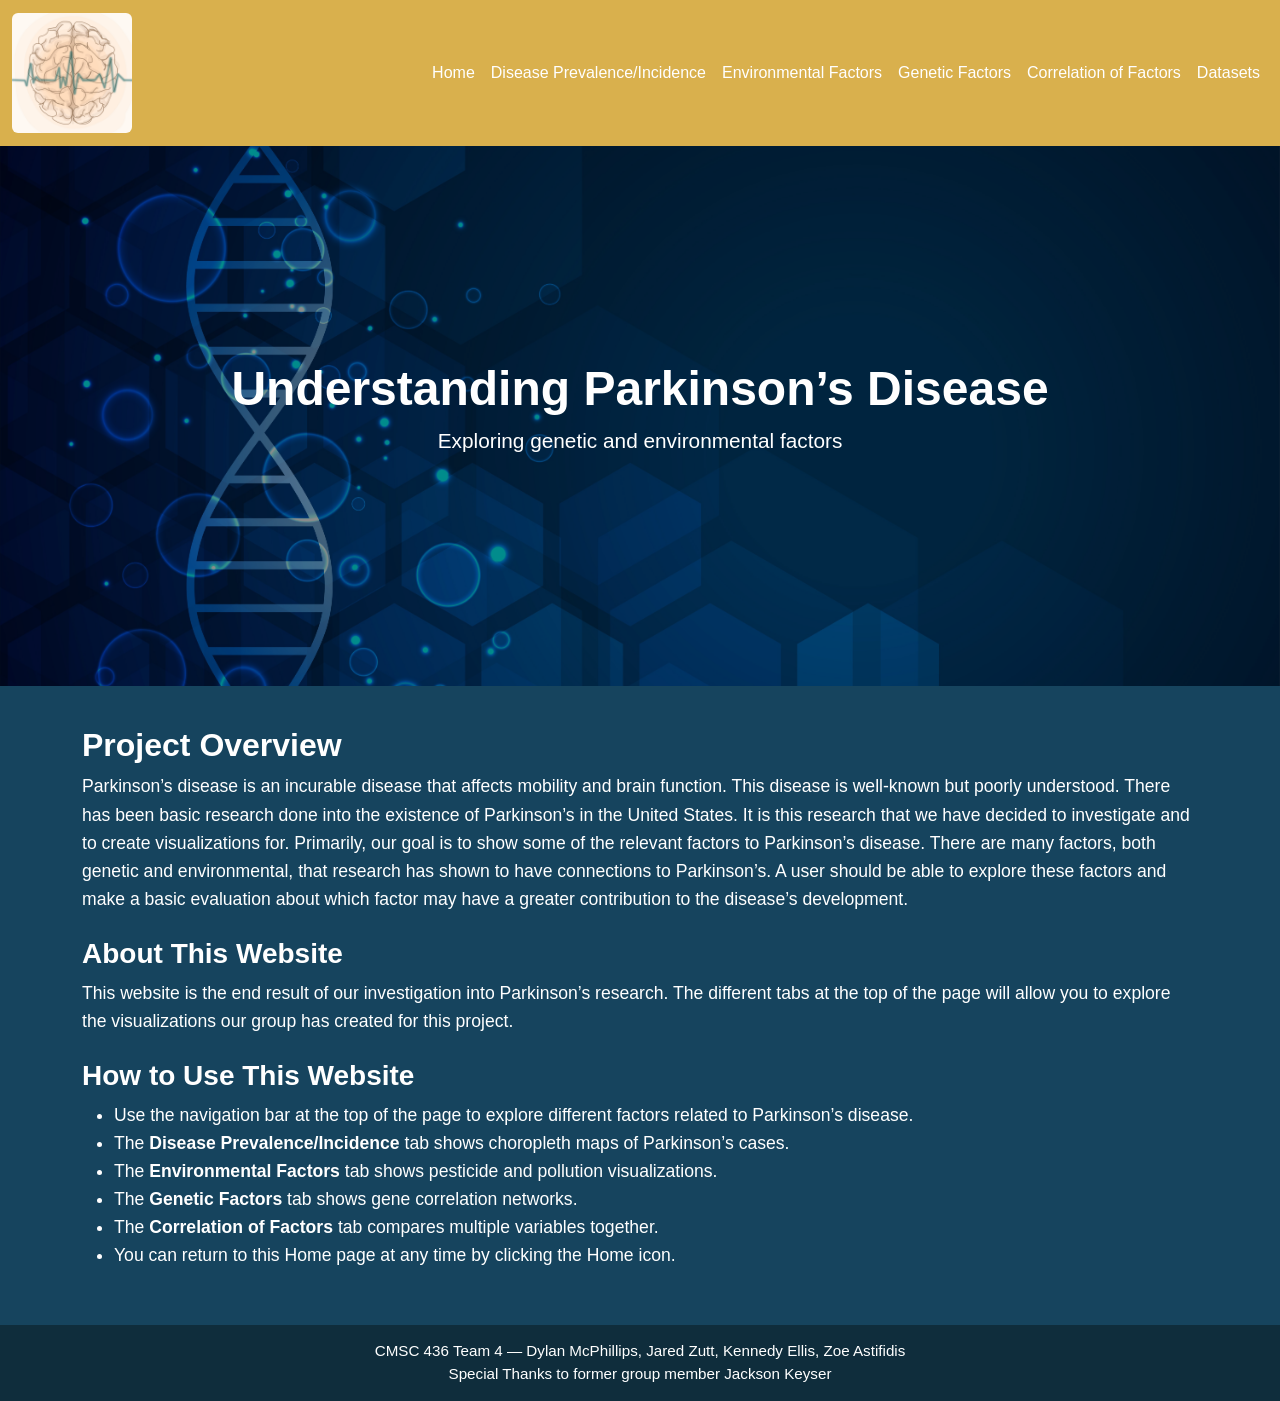
<file: index.html>
<!DOCTYPE html>
<html lang="en">
<head>
    <meta charset="UTF-8">
    <meta name="viewport" content="width=device-width, initial-scale=1.0">
    <title>Parkinson’s Factors Project</title>

    <!-- BOOTSTRAP CDN (CSS) -->
    <link href="https://cdn.jsdelivr.net/npm/bootstrap@5.3.3/dist/css/bootstrap.min.css" rel="stylesheet">

    <!-- BOOTSTRAP ICONS -->
    <link rel="stylesheet" href="https://cdn.jsdelivr.net/npm/bootstrap-icons@1.11.3/font/bootstrap-icons.css">

    <!-- YOUR CSS -->
    <link rel="stylesheet" href="Styles.css">
</head>

<body class="page-home">

<!-- NAVBAR -->
<nav class="navbar navbar-expand-lg" style="background-color:#B8860B;">
    <div class="container-fluid">

        <!-- LOGO ON LEFT -->
        <a class="navbar-brand" href="index.html">
            <img src="Images/website_logo.jpg" alt="Logo" style="height:120px;">
        </a>

        <!-- MOBILE TOGGLER -->
        <button class="navbar-toggler" type="button" data-bs-toggle="collapse" data-bs-target="#navbarNav">
            <span class="navbar-toggler-icon"></span>
        </button>

        <!-- NAV LINKS ON RIGHT -->
        <div class="collapse navbar-collapse" id="navbarNav">
            <ul class="navbar-nav ms-auto">

                <li class="nav-item"><a class="nav-link text-white" href="index.html">Home</a></li>
                <li class="nav-item"><a class="nav-link text-white" href="DiseasePrevalenceIncidence.html">Disease Prevalence/Incidence</a></li>
                <li class="nav-item"><a class="nav-link text-white" href="EnvironmentalFactors.html">Environmental Factors</a></li>
                <li class="nav-item"><a class="nav-link text-white" href="GeneticFactors.html">Genetic Factors</a></li>
                <li class="nav-item"><a class="nav-link text-white" href="Correlation.html">Correlation of Factors</a></li>
                <li class="nav-item"><a class="nav-link text-white" href="Datasets.html">Datasets</a></li>

            </ul>
        </div>

    </div>
</nav>


<!-- HERO BANNER -->
<header class="hero">
    <div class="hero-content text-center">
        <h1 class="display-4 fw-bold">Understanding Parkinson’s Disease</h1>
        <p class="lead">Exploring genetic and environmental factors</p>
    </div>
</header>

<!-- MAIN CONTENT -->
<section>
    <div class="container">

        <!-- EXECUTIVE SUMMARY -->
        <h2 class="fw-bold">Project Overview</h2>
        <p>
            Parkinson’s disease is an incurable disease that affects mobility and brain function. 
            This disease is well-known but poorly understood. There has been basic research done 
            into the existence of Parkinson’s in the United States. It is this research that we 
            have decided to investigate and to create visualizations for. Primarily, our goal is 
            to show some of the relevant factors to Parkinson’s disease. There are many factors, 
            both genetic and environmental, that research has shown to have connections to 
            Parkinson’s. A user should be able to explore these factors and make a basic evaluation 
            about which factor may have a greater contribution to the disease’s development.
        </p>

        <!-- WEBSITE DESCRIPTION -->
        <h3 class="fw-bold mt-4">About This Website</h3>
        <p>
            This website is the end result of our investigation into Parkinson’s research. 
            The different tabs at the top of the page will allow you to explore the visualizations 
            our group has created for this project.
        </p>

        <!-- USER INSTRUCTIONS -->
        <h3 class="fw-bold mt-4">How to Use This Website</h3>
        <ul>
            <li>Use the navigation bar at the top of the page to explore different factors related to Parkinson’s disease.</li>
            <li>The <strong>Disease Prevalence/Incidence</strong> tab shows choropleth maps of Parkinson’s cases.</li>
            <li>The <strong>Environmental Factors</strong> tab shows pesticide and pollution visualizations.</li>
            <li>The <strong>Genetic Factors</strong> tab shows gene correlation networks.</li>
            <li>The <strong>Correlation of Factors</strong> tab compares multiple variables together.</li>
            <li>You can return to this Home page at any time by clicking the Home icon.</li>
        </ul>

    </div>
</section>

<!-- FOOTER -->
<footer class="text-center">
    CMSC 436 Team 4 — Dylan McPhillips, Jared Zutt, Kennedy Ellis, Zoe Astifidis  
    <br>Special Thanks to former group member Jackson Keyser
</footer>

<!-- BOOTSTRAP CDN (JS) -->
<script src="https://cdn.jsdelivr.net/npm/bootstrap@5.3.3/dist/js/bootstrap.bundle.min.js"></script>

</body>
</html>
</file>
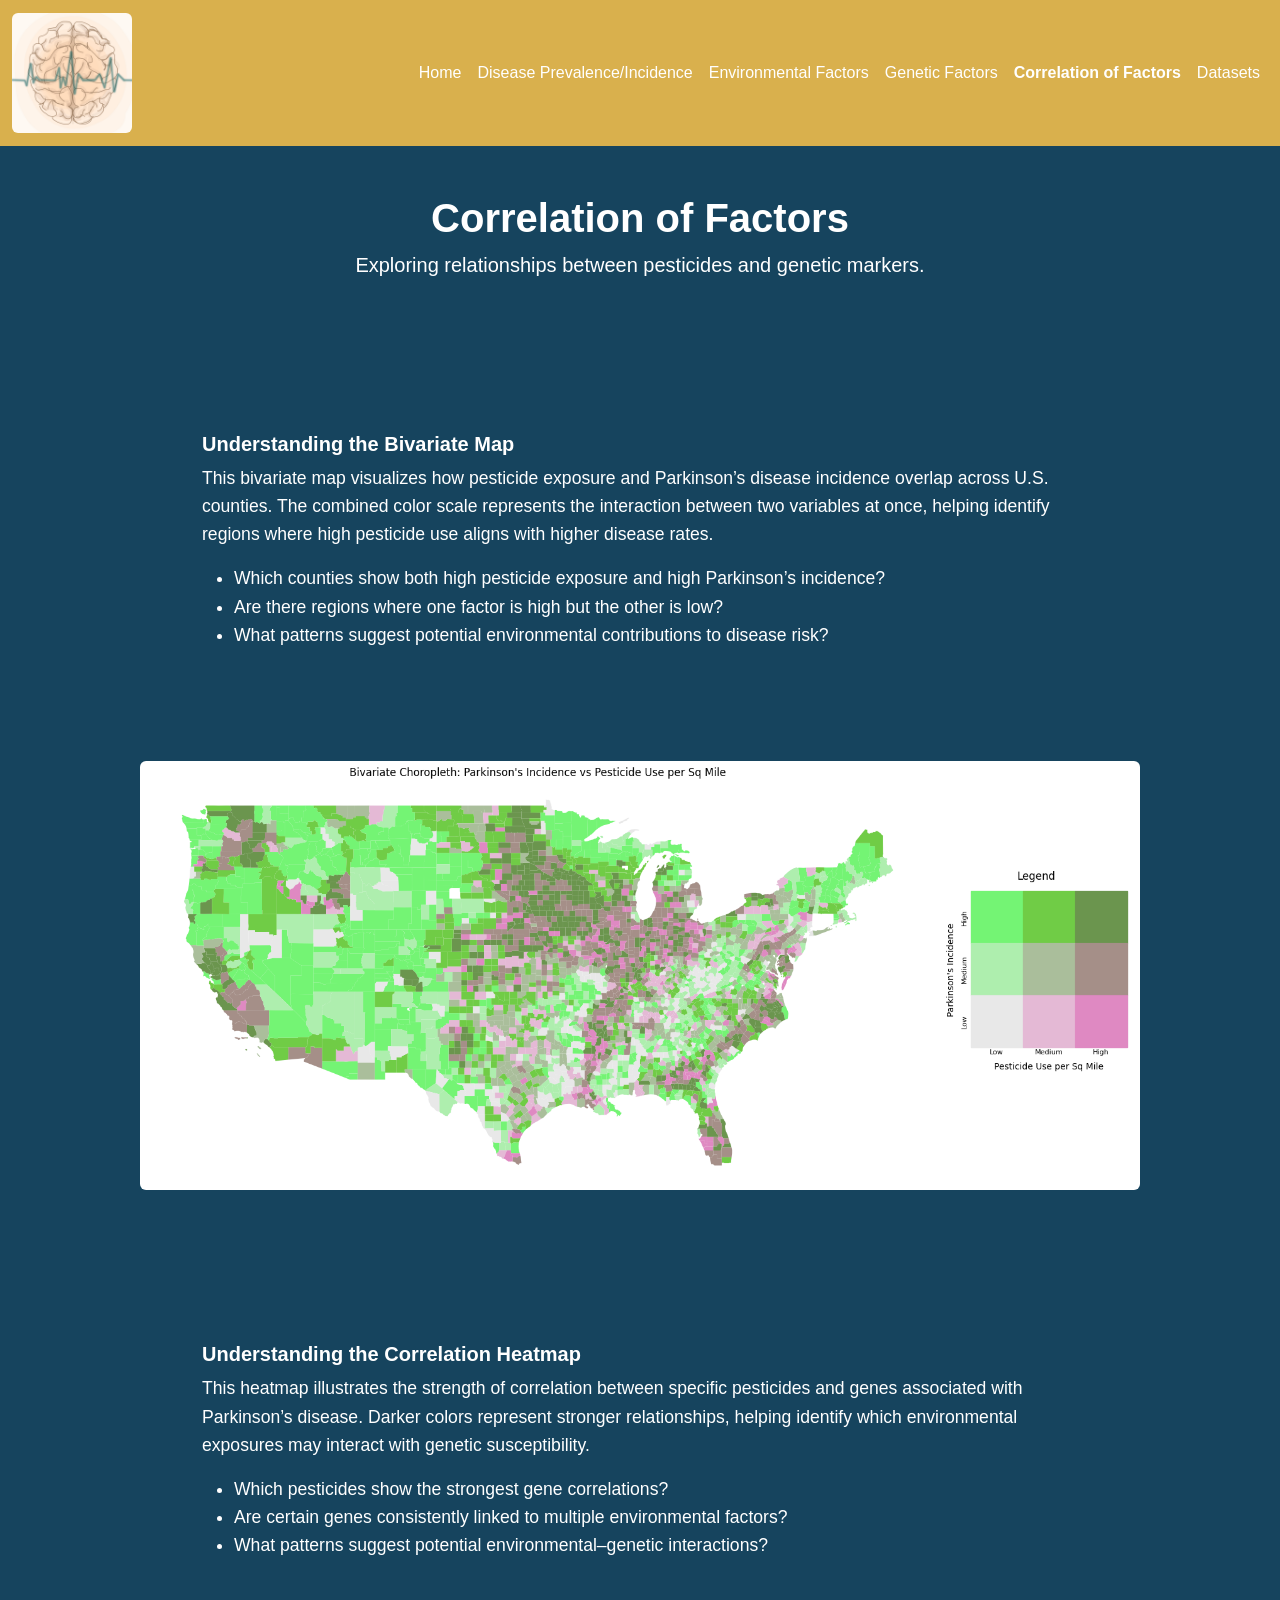
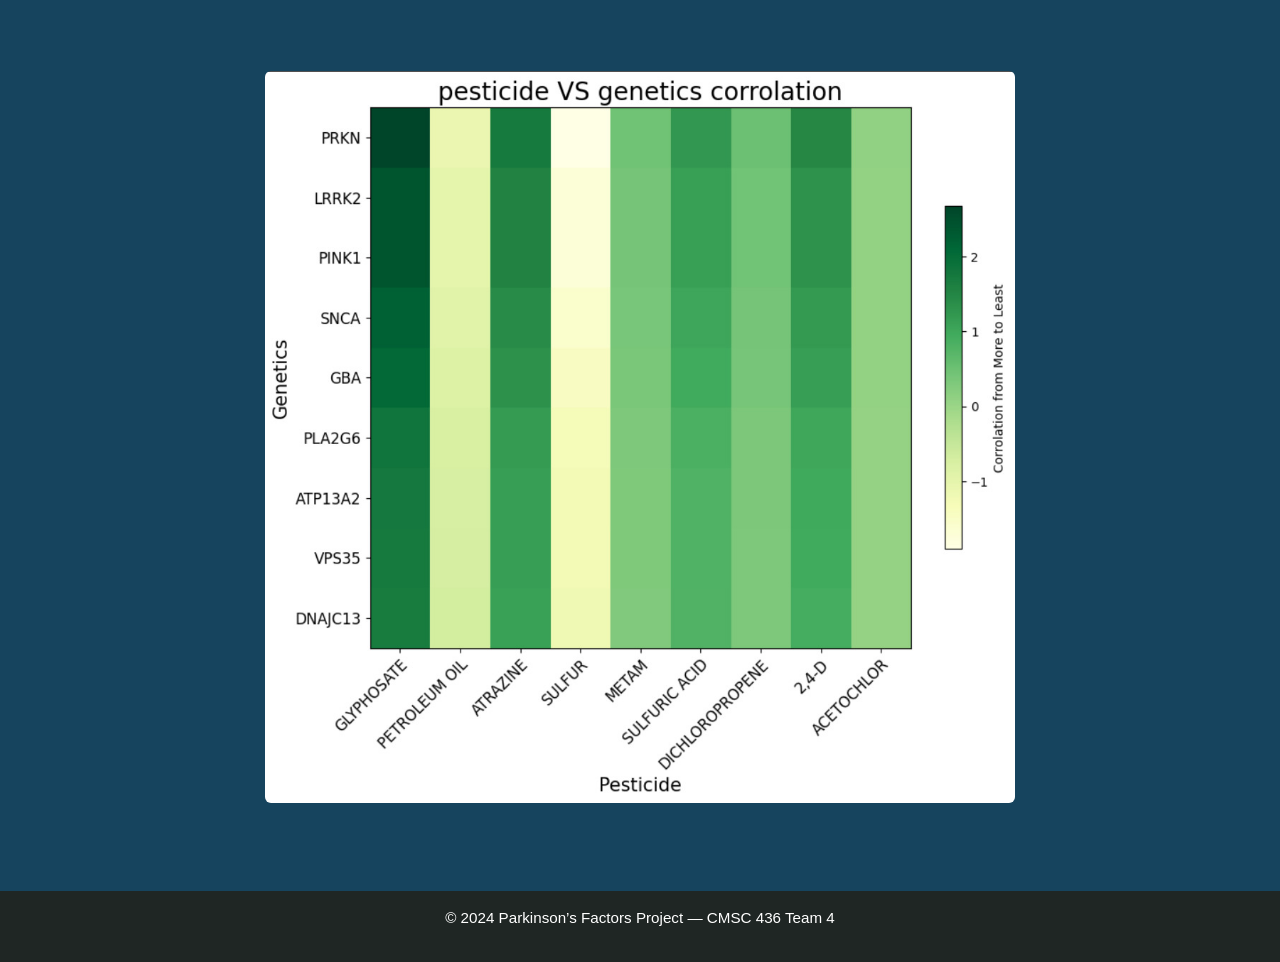
<file: Correlation.html>
<!DOCTYPE html>
<html lang="en">
<head>
    <meta charset="UTF-8">
    <meta name="viewport" content="width=device-width, initial-scale=1.0">
    <title>Correlation of Factors | Parkinson’s Factors</title>
    <link rel="stylesheet" href="https://cdn.jsdelivr.net/npm/bootstrap@5.3.0/dist/css/bootstrap.min.css">
    <link rel="stylesheet" href="Styles.css">
</head>

<body>

    <!-- NAVBAR -->
    <nav class="navbar navbar-expand-lg" style="background-color:#B8860B;">
        <div class="container-fluid">

            <a class="navbar-brand" href="index.html">
                <img src="Images/website_logo.jpg" alt="Logo" style="height:120px;">
            </a>

            <button class="navbar-toggler" type="button" data-bs-toggle="collapse" data-bs-target="#navbarNav">
                <span class="navbar-toggler-icon"></span>
            </button>

            <div class="collapse navbar-collapse" id="navbarNav">
                <ul class="navbar-nav ms-auto">

                    <li class="nav-item"><a class="nav-link text-white" href="index.html">Home</a></li>
                    <li class="nav-item"><a class="nav-link text-white" href="DiseasePrevalenceIncidence.html">Disease Prevalence/Incidence</a></li>
                    <li class="nav-item"><a class="nav-link text-white" href="EnvironmentalFactors.html">Environmental Factors</a></li>
                    <li class="nav-item"><a class="nav-link text-white" href="GeneticFactors.html">Genetic Factors</a></li>
                    <li class="nav-item"><a class="nav-link text-white fw-bold" href="Correlation.html">Correlation of Factors</a></li>
                    <li class="nav-item"><a class="nav-link text-white" href="Datasets.html">Datasets</a></li>

                </ul>
            </div>
        </div>
    </nav>

    <!-- PAGE HEADER -->
    <header class="py-5 text-center">
        <h1 class="fw-bold">Correlation of Factors</h1>
        <p class="lead">Exploring relationships between pesticides and genetic markers.</p>
    </header>

    <section class="container mt-4" style="max-width:900px;">

        <h5 class="fw-bold mt-4" style="color:white; text-align:left;">
            Understanding the Bivariate Map
        </h5>

        <p class="lead" style="color:white; text-align:left;">
            This bivariate map visualizes how pesticide exposure and Parkinson’s disease incidence overlap across
            U.S. counties. The combined color scale represents the interaction between two variables at once,
            helping identify regions where high pesticide use aligns with higher disease rates.
        </p>

        <ul style="color:white; text-align:left; font-size:1.1rem;">
            <li>Which counties show both high pesticide exposure and high Parkinson’s incidence?</li>
            <li>Are there regions where one factor is high but the other is low?</li>
            <li>What patterns suggest potential environmental contributions to disease risk?</li>
        </ul>

    </section>

    <section class="container text-center mt-3">
        <img src="Images/bivariate_map.png"
             style="width:100%; max-width:1000px; height:auto; border:none;">
    </section>


    <section class="container mt-5" style="max-width:900px;">

        <h5 class="fw-bold mt-4" style="color:white; text-align:left;">
            Understanding the Correlation Heatmap
        </h5>

        <p class="lead" style="color:white; text-align:left;">
            This heatmap illustrates the strength of correlation between specific pesticides and genes associated
            with Parkinson’s disease. Darker colors represent stronger relationships, helping identify which
            environmental exposures may interact with genetic susceptibility.
        </p>

        <ul style="color:white; text-align:left; font-size:1.1rem;">
            <li>Which pesticides show the strongest gene correlations?</li>
            <li>Are certain genes consistently linked to multiple environmental factors?</li>
            <li>What patterns suggest potential environmental–genetic interactions?</li>
        </ul>

    </section>

    <section class="container text-center mt-3">
        <img src="Images/parkensons_corrolation_heatmap_final.jpeg"
             style="width:100%; max-width:750px; height:auto; border:none;">
    </section>


    <!-- FOOTER -->
    <footer class="text-center mt-5 py-3" style="background-color:#1F2624; color:white;">
        <p>© 2024 Parkinson’s Factors Project — CMSC 436 Team 4</p>
    </footer>

    <script src="https://cdn.jsdelivr.net/npm/bootstrap@5.3.0/dist/js/bootstrap.bundle.min.js"></script>
</body>
</html>
</file>
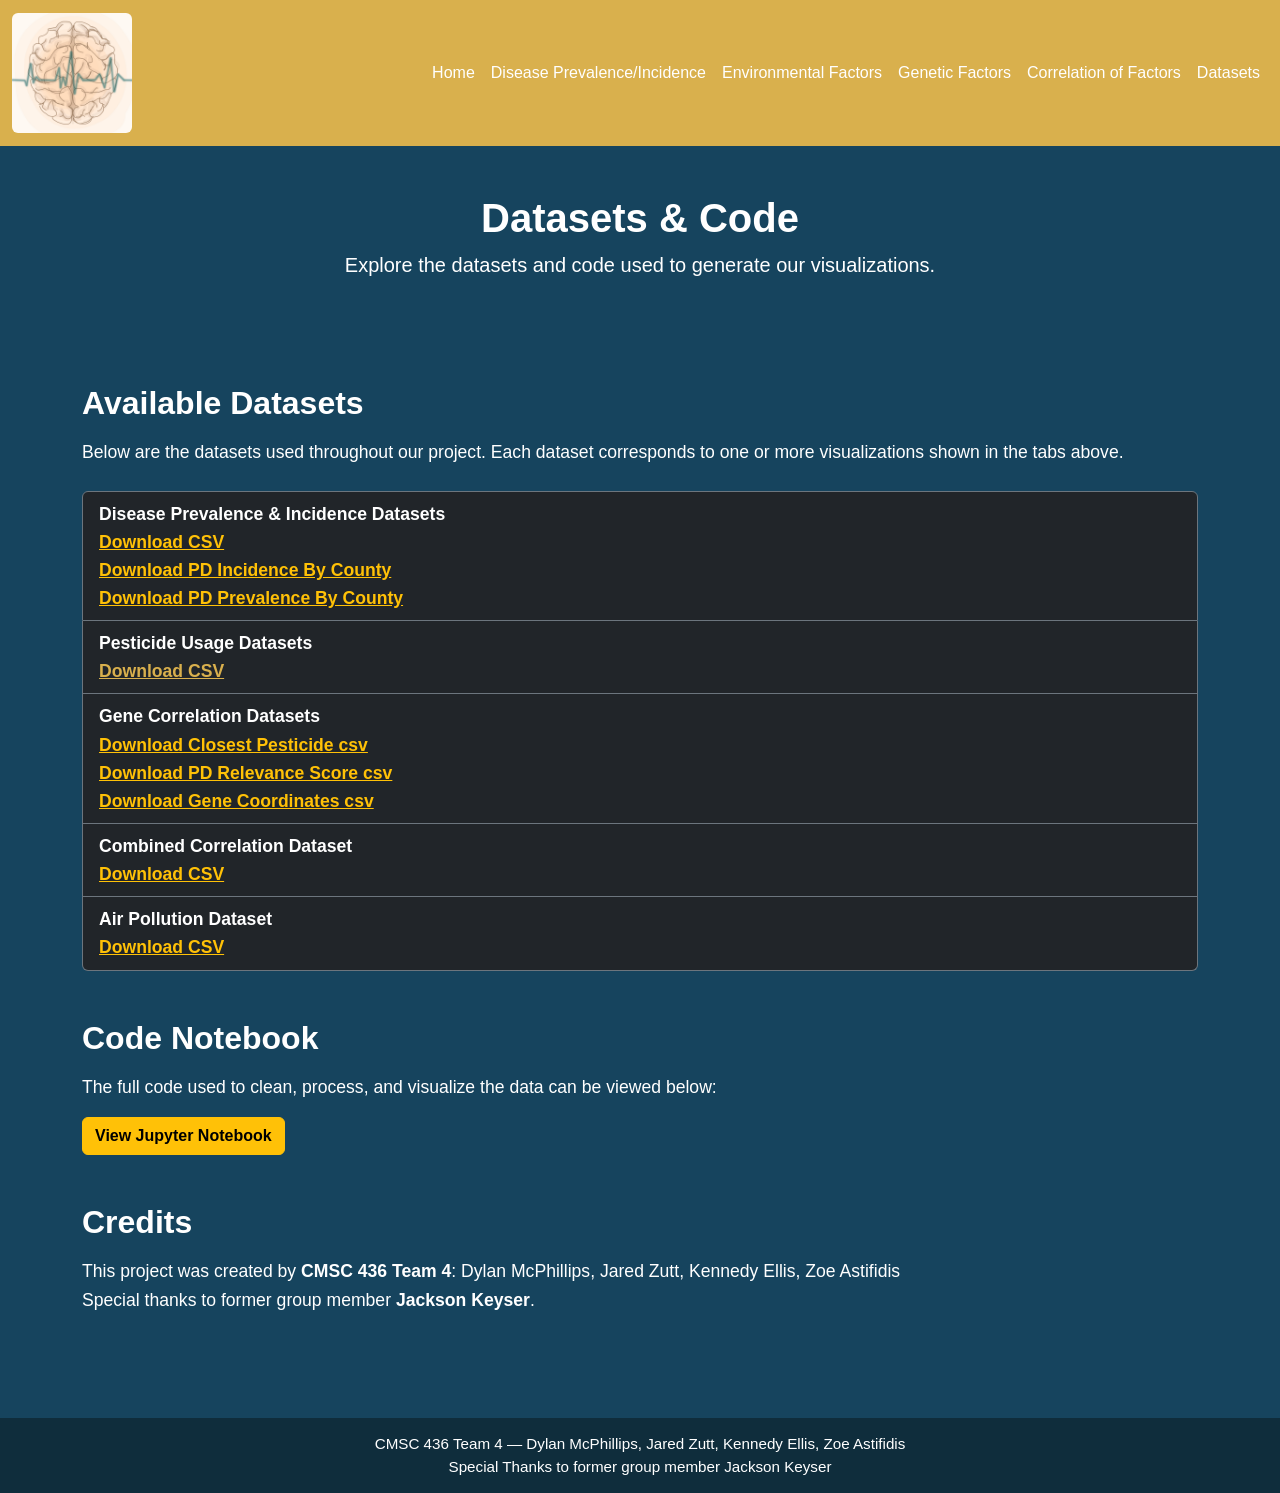
<file: Datasets.html>
<!DOCTYPE html>
<html lang="en">
<head>
    <meta charset="UTF-8">
    <meta name="viewport" content="width=device-width, initial-scale=1.0">
    <title>Datasets | Parkinson’s Factors Project</title>

    <!-- BOOTSTRAP CSS -->
    <link href="https://cdn.jsdelivr.net/npm/bootstrap@5.3.3/dist/css/bootstrap.min.css" rel="stylesheet">

    <!-- BOOTSTRAP ICONS -->
    <link rel="stylesheet" href="https://cdn.jsdelivr.net/npm/bootstrap-icons@1.11.3/font/bootstrap-icons.css">

    <!-- YOUR CSS -->
    <link rel="stylesheet" href="Styles.css">
</head>

<body class="page-datasets">

<!-- NAVBAR -->
<nav class="navbar navbar-expand-lg" style="background-color:#B8860B;">
    <div class="container-fluid">

        <!-- LOGO ON LEFT -->
        <a class="navbar-brand" href="index.html">
            <img src="Images/website_logo.jpg" alt="Logo" style="height:120px;">
        </a>

        <!-- MOBILE TOGGLER -->
        <button class="navbar-toggler" type="button" data-bs-toggle="collapse" data-bs-target="#navbarNav">
            <span class="navbar-toggler-icon"></span>
        </button>

        <!-- NAV LINKS ON RIGHT -->
        <div class="collapse navbar-collapse" id="navbarNav">
            <ul class="navbar-nav ms-auto">

                <li class="nav-item"><a class="nav-link text-white" href="index.html">Home</a></li>
                <li class="nav-item"><a class="nav-link text-white" href="DiseasePrevalenceIncidence.html">Disease Prevalence/Incidence</a></li>
                <li class="nav-item"><a class="nav-link text-white" href="EnvironmentalFactors.html">Environmental Factors</a></li>
                <li class="nav-item"><a class="nav-link text-white" href="GeneticFactors.html">Genetic Factors</a></li>
                <li class="nav-item"><a class="nav-link text-white" href="Correlation.html">Correlation of Factors</a></li>
                <li class="nav-item"><a class="nav-link text-white" href="Datasets.html">Datasets</a></li>

            </ul>
        </div>

    </div>
</nav>


<!-- PAGE HEADER -->
<header class="py-5 text-center">
    <h1 class="fw-bold">Datasets & Code</h1>
    <p class="lead">Explore the datasets and code used to generate our visualizations.</p>
</header>

<!-- MAIN CONTENT -->
<section class="container">

    <!-- DATASET LINKS -->
    <h2 class="fw-bold mb-3">Available Datasets</h2>
    <p>Below are the datasets used throughout our project. Each dataset corresponds to one or more visualizations shown in the tabs above.</p>

    <ul class="list-group my-4">

        <li class="list-group-item bg-dark text-white border-secondary">
            <strong>Disease Prevalence & Incidence Datasets</strong><br>
            <a href="Datasets/parkinsons_disease_prevalence_and_indicidence_for_rural-urban_continuum.xlsx" class="text-warning">
                Download CSV</a><br>

            <a href="Datasets/parkinsons_incidence_by_county.xlsx" class="text-warning">
                Download PD Incidence By County 
            </a><br>

            <a href="Datasets/parkinsons_prevalence_by_county.xlsx" class="text-warning">
                Download PD Prevalence By County
            </a>
        </li>

        <li class="list-group-item bg-dark text-white border-secondary">
            <strong>Pesticide Usage Datasets</strong><br>
            <a href="Datasets/pesticides_by_county.xlsx">Download CSV</a>
        </li>

        <!-- ⭐ UPDATED GENE CORRELATION DATASET BLOCK -->
        <li class="list-group-item bg-dark text-white border-secondary">
            <strong>Gene Correlation Datasets</strong><br>

            <a href="Datasets/Gene,Closest_Pesticide.csv" class="text-warning">
                Download Closest Pesticide csv
            </a><br>

            <a href="Datasets/Gene,PD_Relevance_Score.csv" class="text-warning">
                Download PD Relevance Score csv
            </a><br>

            <a href="Datasets/Gene,X,Y.csv" class="text-warning">
                Download Gene Coordinates csv
            </a>
        </li>

        <li class="list-group-item bg-dark text-white border-secondary">
            <strong>Combined Correlation Dataset</strong><br>
            <a href="Datasets/county_area.xlsx" class="text-warning">Download CSV</a>
        </li>

        <li class="list-group-item bg-dark text-white border-secondary">
            <strong>Air Pollution Dataset</strong><br>
            <a href="Datasets/HDPulse_data_export.csv" class="text-warning">Download CSV</a>
        </li>

    </ul>

    <!-- CODE NOTEBOOK -->
    <h2 class="fw-bold mt-5 mb-3">Code Notebook</h2>
    <p>The full code used to clean, process, and visualize the data can be viewed below:</p>

    <a href="Datasets/CMSC436_Team4_Notebook.ipynb" class="btn btn-warning fw-bold">
        View Jupyter Notebook
    </a>

    <!-- CREDITS -->
    <h2 class="fw-bold mt-5 mb-3">Credits</h2>
    <p>
        This project was created by <strong>CMSC 436 Team 4</strong>:  
        Dylan McPhillips, Jared Zutt, Kennedy Ellis, Zoe Astifidis  
        <br>Special thanks to former group member <strong>Jackson Keyser</strong>.
    </p>

</section>

<!-- FOOTER -->
<footer class="text-center mt-5">
    CMSC 436 Team 4 — Dylan McPhillips, Jared Zutt, Kennedy Ellis, Zoe Astifidis  
    <br>Special Thanks to former group member Jackson Keyser
</footer>

<!-- BOOTSTRAP JS -->
<script src="https://cdn.jsdelivr.net/npm/bootstrap@5.3.3/dist/js/bootstrap.bundle.min.js"></script>

</body>
</html>
</file>
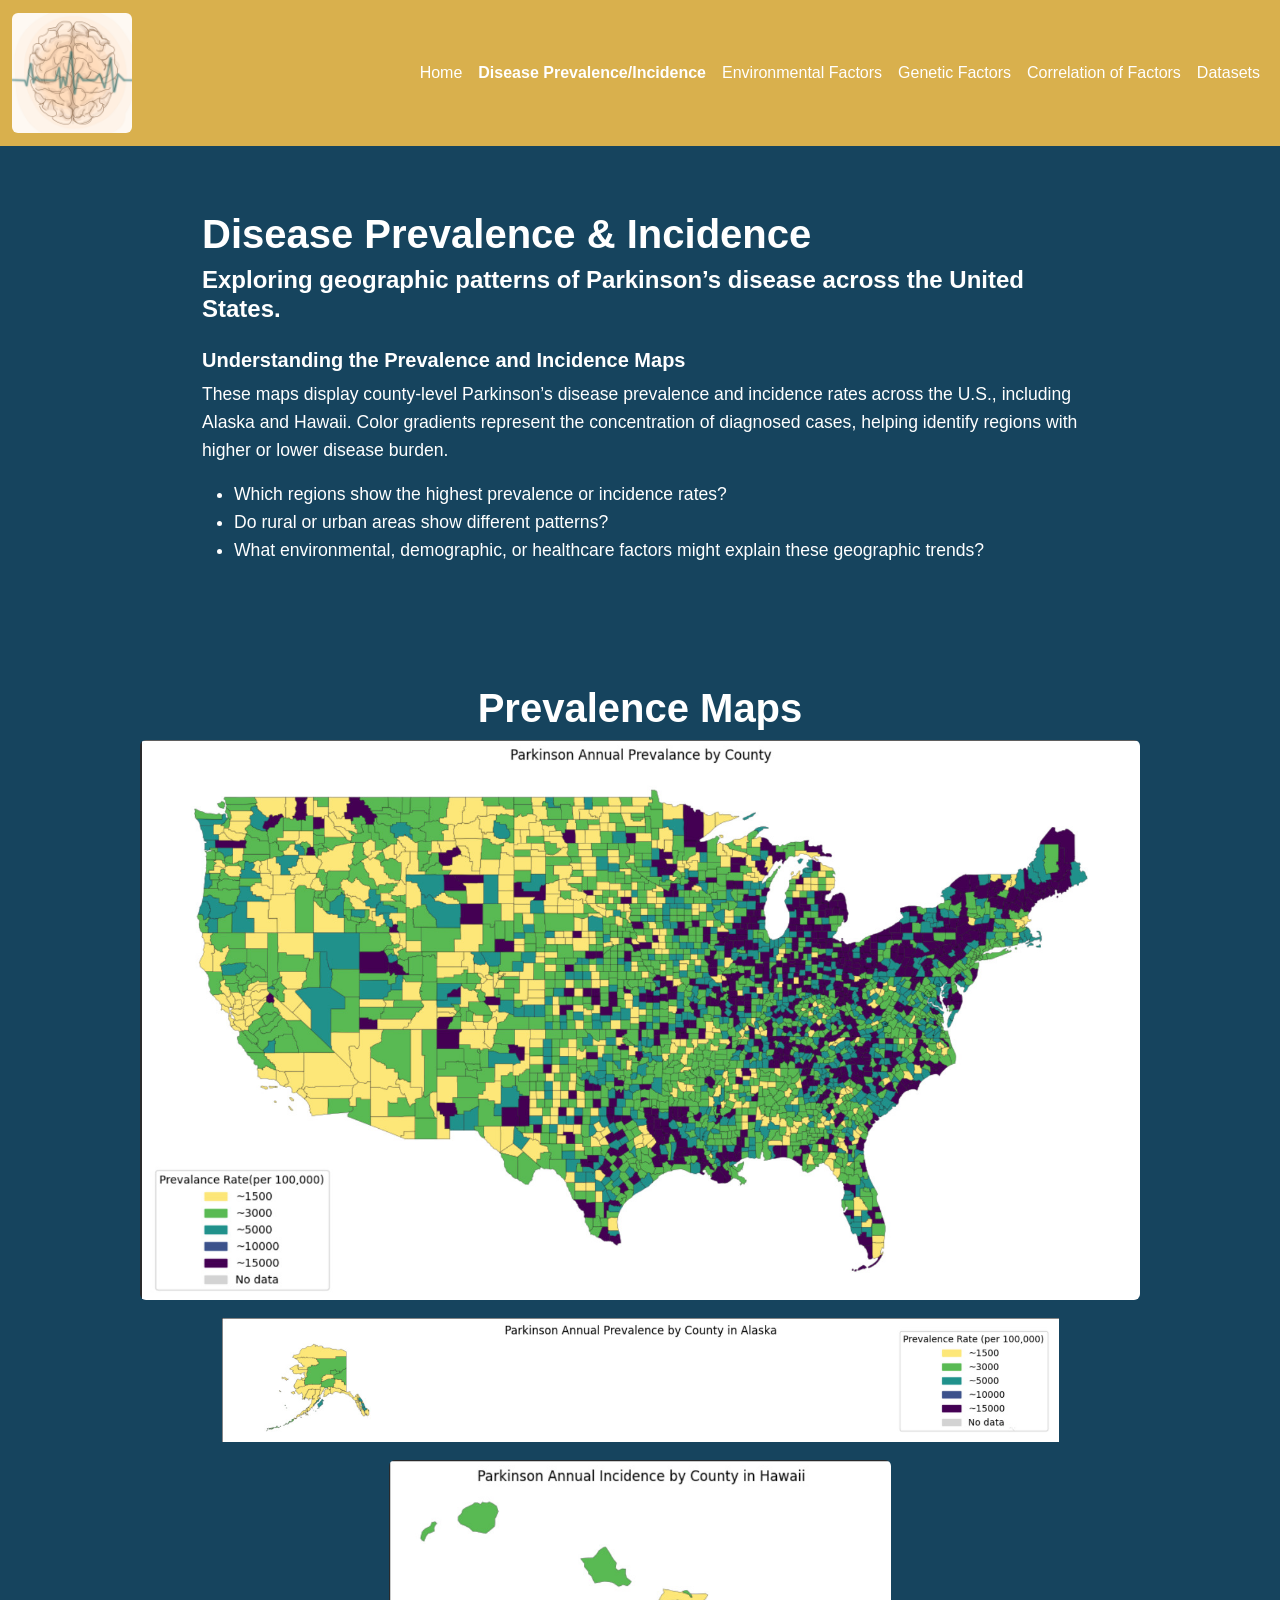
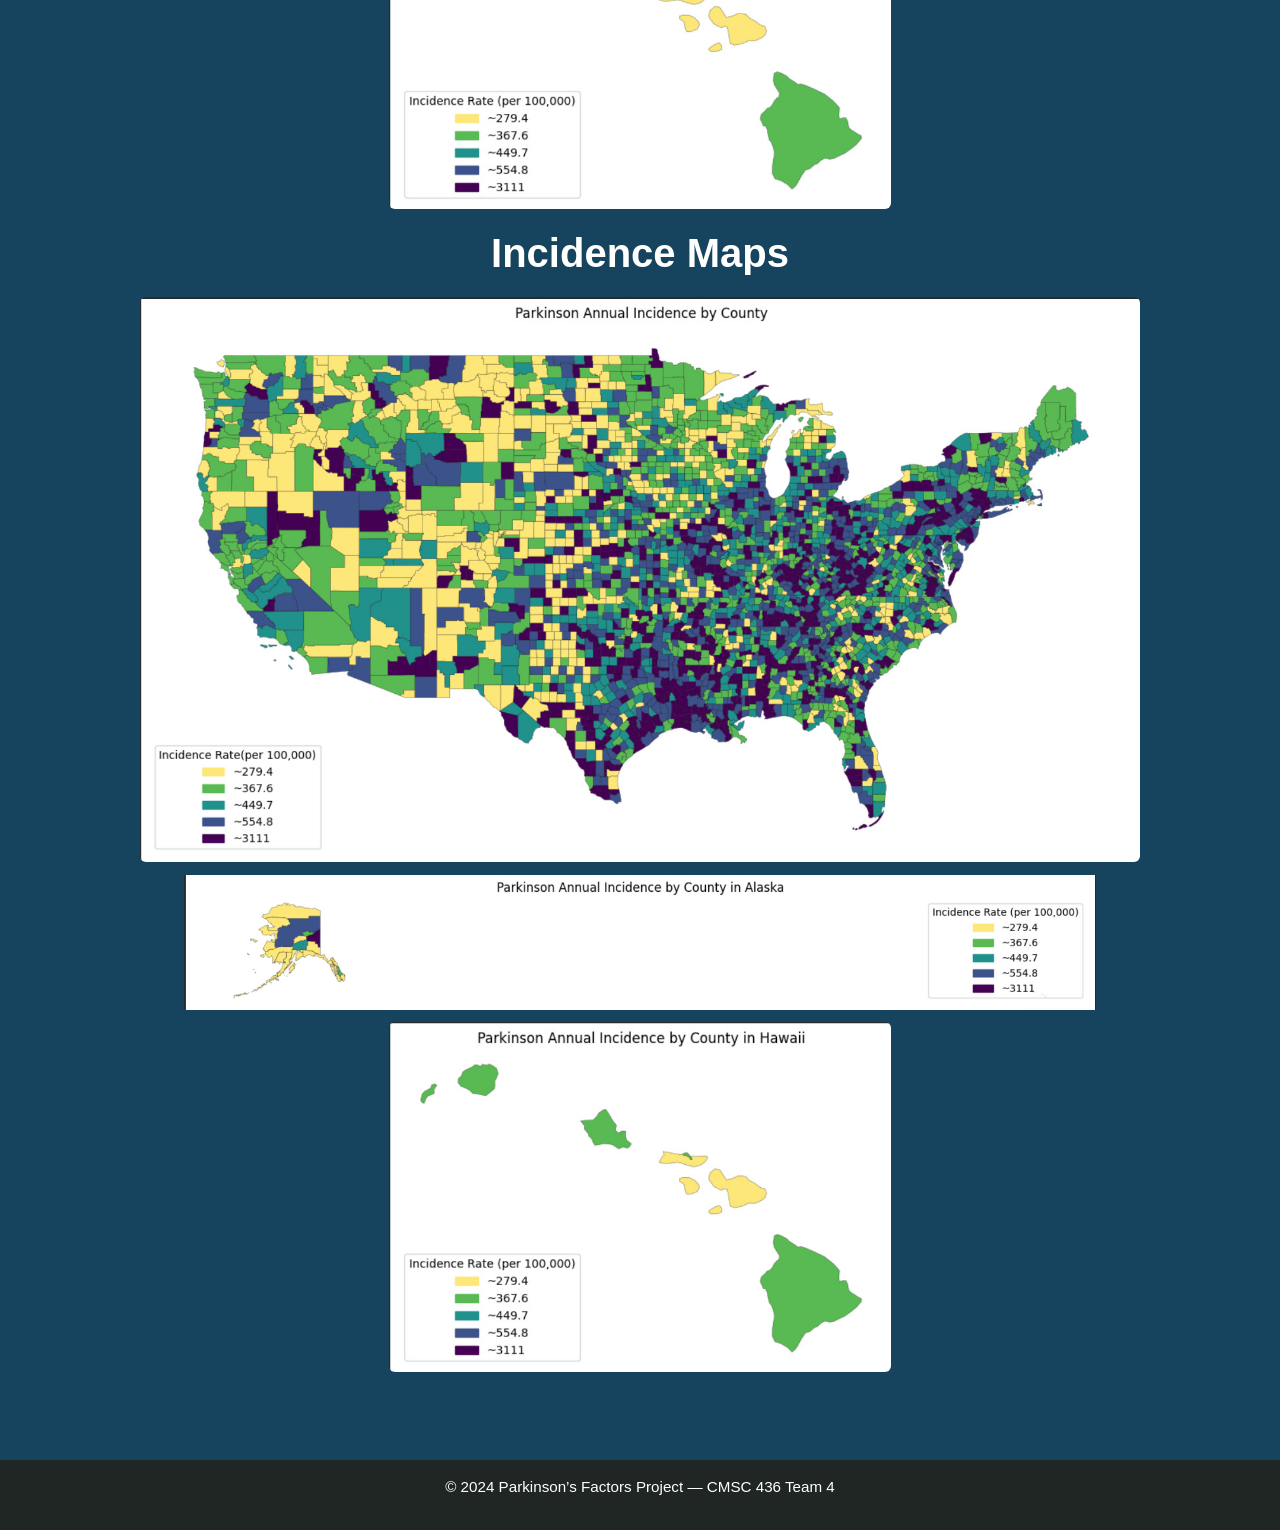
<file: DiseasePrevalenceIncidence.html>
<!DOCTYPE html>
<html lang="en">
<head>
    <meta charset="UTF-8">
    <meta name="viewport" content="width=device-width, initial-scale=1.0">
    <title>Disease Prevalence & Incidence | Parkinson’s Factors</title>

    <!-- Bootstrap -->
    <link rel="stylesheet" href="https://cdn.jsdelivr.net/npm/bootstrap@5.3.0/dist/css/bootstrap.min.css">

    <!-- Your CSS -->
    <link rel="stylesheet" href="Styles.css">
</head>

<body>

    <!-- NAVBAR -->
    <nav class="navbar navbar-expand-lg" style="background-color:#B8860B;">
        <div class="container-fluid">

            <a class="navbar-brand" href="index.html">
                <img src="Images/website_logo.jpg" alt="Logo" style="height:120px;">
            </a>

            <button class="navbar-toggler" type="button" data-bs-toggle="collapse" data-bs-target="#navbarNav">
                <span class="navbar-toggler-icon"></span>
            </button>

            <div class="collapse navbar-collapse" id="navbarNav">
                <ul class="navbar-nav ms-auto">

                    <li class="nav-item"><a class="nav-link text-white" href="index.html">Home</a></li>
                    <li class="nav-item"><a class="nav-link text-white fw-bold" href="DiseasePrevalenceIncidence.html">Disease Prevalence/Incidence</a></li>
                    <li class="nav-item"><a class="nav-link text-white" href="EnvironmentalFactors.html">Environmental Factors</a></li>
                    <li class="nav-item"><a class="nav-link text-white" href="GeneticFactors.html">Genetic Factors</a></li>
                    <li class="nav-item"><a class="nav-link text-white" href="Correlation.html">Correlation of Factors</a></li>
                    <li class="nav-item"><a class="nav-link text-white" href="Datasets.html">Datasets</a></li>

                </ul>
            </div>
        </div>
    </nav>

    <!-- TEXT DESCRIPTION (GAME PLAN STYLE) -->
    <section class="container mt-4" style="max-width:900px;">

        <h1 class="fw-bold" text-align:left;">
            Disease Prevalence & Incidence
        </h1>

        <h4 class="fw-semibold mt-2" style="color:white; text-align:left;">
            Exploring geographic patterns of Parkinson’s disease across the United States.
        </h4>

        <h5 class="fw-bold mt-4" style="color:white; text-align:left;">
            Understanding the Prevalence and Incidence Maps
        </h5>

        <p class="lead" style="color:white; text-align:left;">
            These maps display county‑level Parkinson’s disease prevalence and incidence rates across the U.S.,
            including Alaska and Hawaii. Color gradients represent the concentration of diagnosed cases, helping
            identify regions with higher or lower disease burden.
        </p>

        <ul style="color:white; text-align:left; font-size:1.1rem;">
            <li>Which regions show the highest prevalence or incidence rates?</li>
            <li>Do rural or urban areas show different patterns?</li>
            <li>What environmental, demographic, or healthcare factors might explain these geographic trends?</li>
        </ul>

    </section>

    <!-- MAPS SECTION -->
    <section class="container text-center mt-4">
        <h1 class="fw-bold" text-align:left;>
            Prevalence Maps
        </h1>

        <!-- USA PREVALENCE -->
        <div class="text-center" style="margin:0;">
            <img src="Images/parkensons_prevalance_final.jpeg"
                 style="width:100%; max-width:1000px; height:auto; border:none;">
        </div>

        <!-- ALASKA PREVALENCE -->
        <div class="text-center" style="margin-top:-50px; margin-bottom:0;">
            <img src="Images/parkensons_prevalance_alaska_final.jpeg"
                 style="width:75%; max-width:950px; height:260px; object-fit:contain; border:none;">
        </div>

        <!-- HAWAII PREVALENCE -->
        <div class="text-center" style="margin-top:-50px;">
            <img src="Images/parkensons_incedence_hawaii_final.jpeg"
                 style="width:45%; max-width:550px; height:auto; border:none;">
        </div>
        

        <h1 class="fw-bold" text-align:left style="margin:20px;">
            Incidence Maps
        </h1>
        <!-- USA INCIDENCE -->
        <div class="text-center" style="margin:0;">
            <img src="Images/Parkensons_incedence_final.jpeg"
                 style="width:100%; max-width:1000px; height:auto; border:none;">
        </div>

        <!-- ALASKA INCIDENCE -->
        <div class="text-center" style="margin:-50px; margin-bottom:0;">
            <img src="Images/parkensons_incedence_alaska_final.jpeg"
                 style="width:75%; max-width:950px; height:260px; object-fit:contain; border:none;">
        </div>

        <!-- HAWAII INCIDENCE -->
        <div class="text-center" style="margin-top:-50px;">
            <img src="Images/parkensons_incedence_hawaii_final.jpeg"
                 style="width:45%; max-width:550px; height:auto; border:none;">
        </div>

    </section>

    <!-- FOOTER -->
    <footer class="text-center mt-5 py-3" style="background-color:#1F2624; color:white;">
        <p>© 2024 Parkinson’s Factors Project — CMSC 436 Team 4</p>
    </footer>

</body>
</html>
</file>
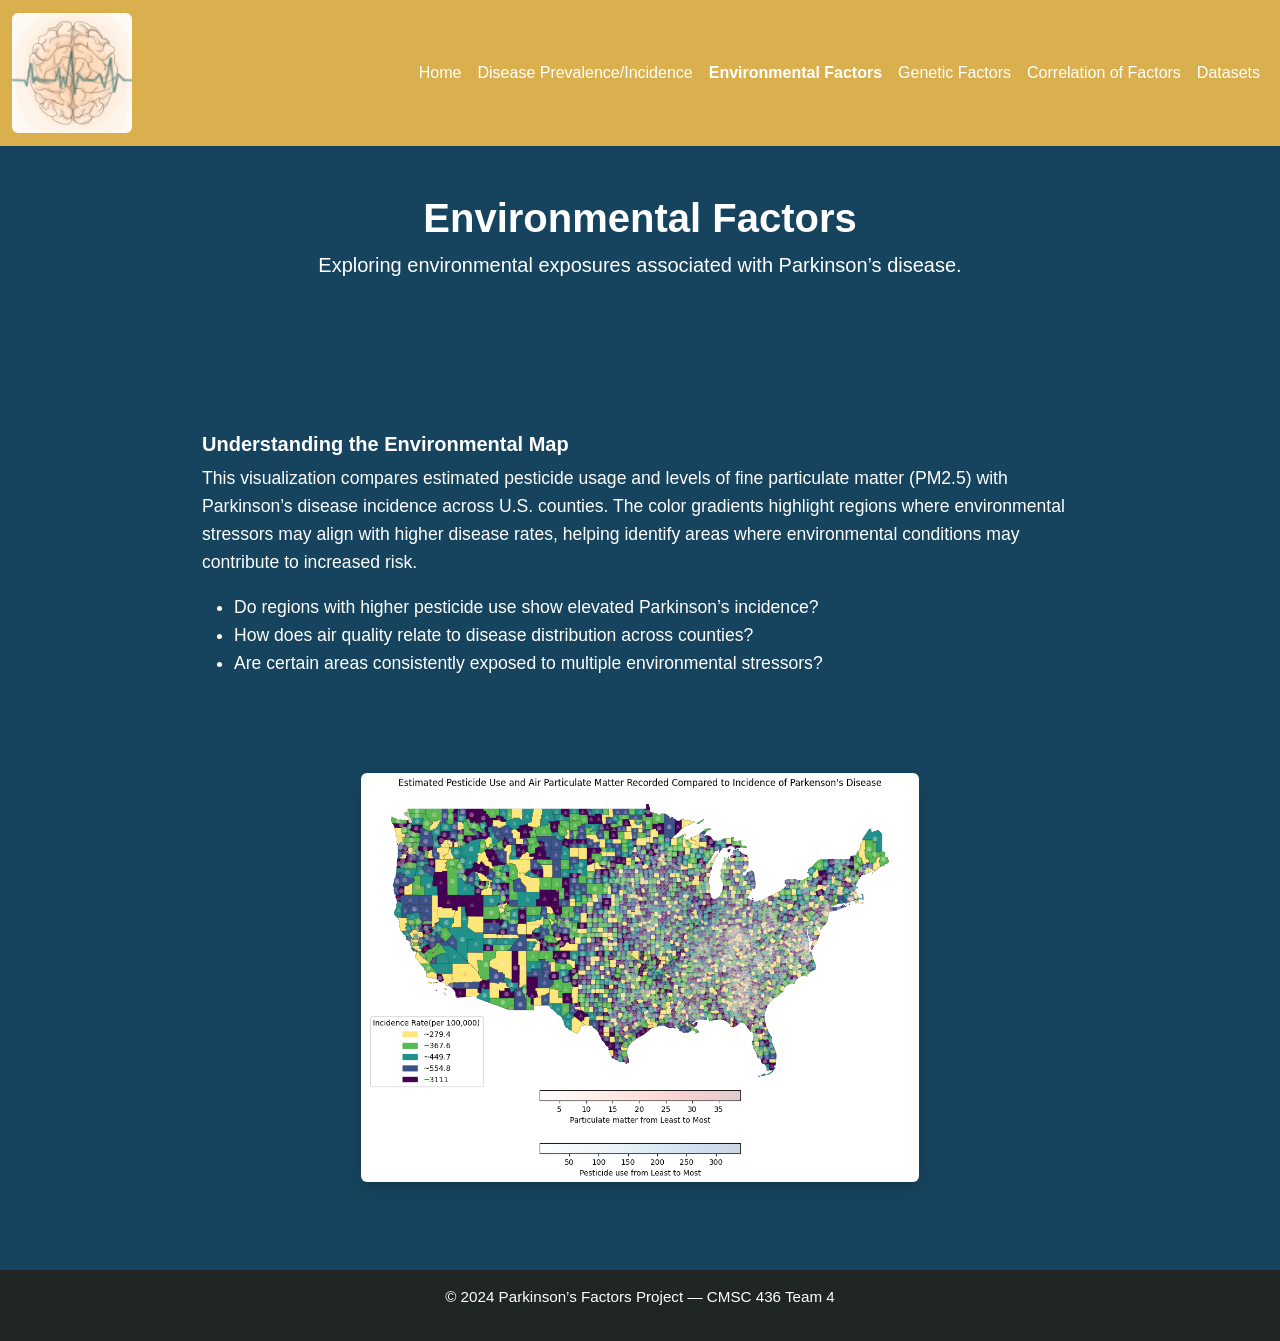
<file: EnvironmentalFactors.html>
<!DOCTYPE html>
<html lang="en">
<head>
    <meta charset="UTF-8">
    <meta name="viewport" content="width=device-width, initial-scale=1.0">
    <title>Environmental Factors | Parkinson’s Factors</title>
    <link rel="stylesheet" href="https://cdn.jsdelivr.net/npm/bootstrap@5.3.0/dist/css/bootstrap.min.css">
    <link rel="stylesheet" href="Styles.css">
</head>

<body>

    <!-- NAVBAR -->
    <nav class="navbar navbar-expand-lg">
        <div class="container-fluid">

            <!-- Logo (same placement as Jared's pages) -->
            <a class="navbar-brand" href="index.html">
                <img src="Images/website_logo.jpg" alt="Logo" style="height:120px;">
            </a>

            <button class="navbar-toggler" type="button" data-bs-toggle="collapse" data-bs-target="#navbarNav">
                <span class="navbar-toggler-icon"></span>
            </button>

            <div class="collapse navbar-collapse" id="navbarNav">
                <ul class="navbar-nav ms-auto">

                    <li class="nav-item"><a class="nav-link text-white" href="index.html">Home</a></li>
                    <li class="nav-item"><a class="nav-link text-white" href="DiseasePrevalenceIncidence.html">Disease Prevalence/Incidence</a></li>
                    <li class="nav-item"><a class="nav-link text-white fw-bold" href="EnvironmentalFactors.html">Environmental Factors</a></li>
                    <li class="nav-item"><a class="nav-link text-white" href="GeneticFactors.html">Genetic Factors</a></li>
                    <li class="nav-item"><a class="nav-link text-white" href="Correlation.html">Correlation of Factors</a></li>
                    <li class="nav-item"><a class="nav-link text-white" href="Datasets.html">Datasets</a></li>

                </ul>
            </div>
        </div>
    </nav>

    <!-- PAGE HEADER -->
<header class="py-5 text-center">
    <h1 class="fw-bold">Environmental Factors</h1>
     <p class="lead">Exploring environmental exposures associated with Parkinson’s disease.</p>
</header>

<section class="container mt-4" style="max-width:900px;">

    <!-- Section Header -->
    <h5 class="fw-bold mt-4" style="color:white; text-align:left;">
        Understanding the Environmental Map
    </h5>

    <!-- Paragraph -->
    <p class="lead" style="color:white; text-align:left;">
        This visualization compares estimated pesticide usage and levels of fine particulate matter (PM2.5)
        with Parkinson’s disease incidence across U.S. counties. The color gradients highlight regions where
        environmental stressors may align with higher disease rates, helping identify areas where environmental
        conditions may contribute to increased risk.
    </p>

    <!-- Bullets -->
    <ul style="color:white; text-align:left; font-size:1.1rem;">
        <li>Do regions with higher pesticide use show elevated Parkinson’s incidence?</li>
        <li>How does air quality relate to disease distribution across counties?</li>
        <li>Are certain areas consistently exposed to multiple environmental stressors?</li>
    </ul>

</section>


    <!-- MAIN CONTENT -->
    <section class="container text-center">
        <img src="Images/environmental_factors.png" class="img-fluid rounded shadow">
    </section>

    <!-- FOOTER -->
    <footer class="text-center mt-5 py-3" style="background-color:#1F2624; color:white;">
        <p>© 2024 Parkinson’s Factors Project — CMSC 436 Team 4</p>
    </footer>

    <script src="https://cdn.jsdelivr.net/npm/bootstrap@5.3.0/dist/js/bootstrap.bundle.min.js"></script>
</body>
</html>
</file>
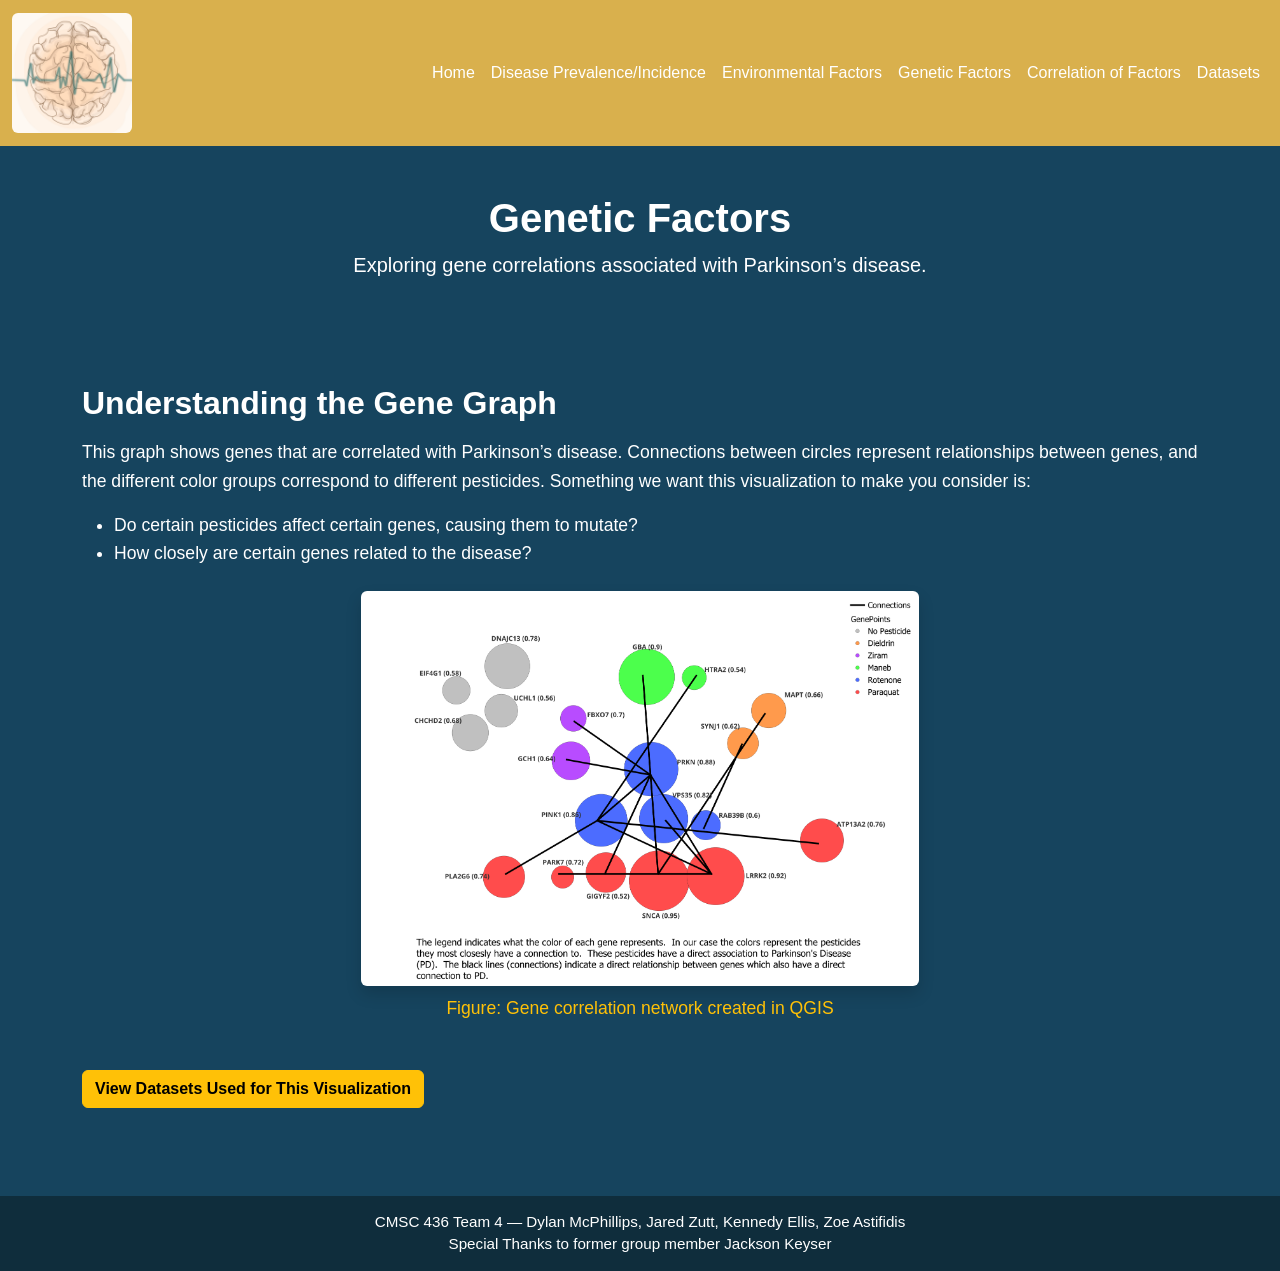
<file: GeneticFactors.html>
<!DOCTYPE html>
<html lang="en">
<head>
    <meta charset="UTF-8">
    <meta name="viewport" content="width=device-width, initial-scale=1.0">
    <title>Genetic Factors | Parkinson’s Factors Project</title>

    <!-- BOOTSTRAP CSS -->
    <link href="https://cdn.jsdelivr.net/npm/bootstrap@5.3.3/dist/css/bootstrap.min.css" rel="stylesheet">

    <!-- BOOTSTRAP ICONS -->
    <link rel="stylesheet" href="https://cdn.jsdelivr.net/npm/bootstrap-icons@1.11.3/font/bootstrap-icons.css">

    <!-- YOUR CSS -->
    <link rel="stylesheet" href="Styles.css">
</head>

<body class="page-genetic">

<!-- NAVBAR -->
<nav class="navbar navbar-expand-lg" style="background-color:#B8860B;">
    <div class="container-fluid">

        <!-- LOGO ON LEFT -->
        <a class="navbar-brand" href="index.html">
            <img src="Images/website_logo.jpg" alt="Logo" style="height:120px;">
        </a>

        <!-- MOBILE TOGGLER -->
        <button class="navbar-toggler" type="button" data-bs-toggle="collapse" data-bs-target="#navbarNav">
            <span class="navbar-toggler-icon"></span>
        </button>

        <!-- NAV LINKS ON RIGHT -->
        <div class="collapse navbar-collapse" id="navbarNav">
            <ul class="navbar-nav ms-auto">

                <li class="nav-item"><a class="nav-link text-white" href="index.html">Home</a></li>
                <li class="nav-item"><a class="nav-link text-white" href="DiseasePrevalenceIncidence.html">Disease Prevalence/Incidence</a></li>
                <li class="nav-item"><a class="nav-link text-white" href="EnvironmentalFactors.html">Environmental Factors</a></li>
                <li class="nav-item"><a class="nav-link text-white" href="GeneticFactors.html">Genetic Factors</a></li>
                <li class="nav-item"><a class="nav-link text-white" href="Correlation.html">Correlation of Factors</a></li>
                <li class="nav-item"><a class="nav-link text-white" href="Datasets.html">Datasets</a></li>

            </ul>
        </div>

    </div>
</nav>


<!-- PAGE HEADER -->
<header class="py-5 text-center">
    <h1 class="fw-bold">Genetic Factors</h1>
    <p class="lead">Exploring gene correlations associated with Parkinson’s disease.</p>
</header>

<!-- MAIN CONTENT -->
<section class="container">

    <!-- TEXT DESCRIPTION -->
    <h2 class="fw-bold mb-3">Understanding the Gene Graph</h2>
    <p>
        This graph shows genes that are correlated with Parkinson’s disease. 
        Connections between circles represent relationships between genes, and the 
        different color groups correspond to different pesticides. Something we want 
        this visualization to make you consider is:
    </p>

    <ul>
        <li>Do certain pesticides affect certain genes, causing them to mutate?</li>
        <li>How closely are certain genes related to the disease?</li>
    </ul>

    <!-- GENE GRAPH IMAGE -->
    <div class="text-center my-4">
        <img src="Images/Gene Graph Final.png" alt="Gene Graph Visualization" class="img-fluid rounded shadow">
        <p class="mt-2 text-warning">Figure: Gene correlation network created in QGIS</p>
    </div>

    <!-- LINK TO DATASETS -->
    <div class="mt-5">
        <a href="Datasets.html" class="btn btn-warning fw-bold">
            View Datasets Used for This Visualization
        </a>
    </div>

</section>

<!-- FOOTER -->
<footer class="text-center mt-5">
    CMSC 436 Team 4 — Dylan McPhillips, Jared Zutt, Kennedy Ellis, Zoe Astifidis  
    <br>Special Thanks to former group member Jackson Keyser
</footer>

<!-- BOOTSTRAP JS -->
<script src="https://cdn.jsdelivr.net/npm/bootstrap@5.3.3/dist/js/bootstrap.bundle.min.js"></script>

</body>
</html>
</file>
<file: Styles.css>
/* ============================
   GLOBAL THEME (PLAN COLORS)
============================ */
body {
    background-color: #16445E;
    background-size: cover;
    background-repeat: no-repeat;
    background-position: center;
    background-attachment: fixed;

    color: #ffffff;
    font-family: Arial, Helvetica, sans-serif;
    margin: 0;
    padding: 0;
}




h1, h2, h3, h4, h5, h6 {
    color: #ffffff;
    font-weight: 700;
}

/* ============================
   NAVBAR / TASKBAR (Gold)
============================ */
.navbar {
    background-color: #D9B04D !important; /* Gold */
}

.navbar-brand img {
    height: 45px;
}

.nav-link {
    color: #ffffff !important;
    font-weight: 500;
}

.nav-link:hover {
    text-decoration: underline;
    opacity: 0.9;
}

/* ============================
   HERO BANNER (Home Page Only)
============================ */
.hero {
    height: 60vh;
    background-image: url('Images/BACKGROUND.jpg'); /* FIXED PATH */
    background-size: cover;
    background-position: center;
    background-repeat: no-repeat;

    display: flex;
    justify-content: center;
    align-items: center;
    text-align: center;

    position: relative;
    color: #ffffff;
    padding: 20px;
}

/* Dark overlay for readability */
.hero::before {
    content: "";
    position: absolute;
    inset: 0;
    background: rgba(0, 0, 0, 0.45); /* slightly darker for clarity */
}

.hero-content {
    position: relative;
    z-index: 2;
}

.hero-content h1 {
    font-size: 3rem;
    font-weight: 800;
}

.hero-content p {
    font-size: 1.3rem;
    font-weight: 300;
}


/* ============================
   MAIN CONTENT
============================ */
section {
    padding-top: 40px;
    padding-bottom: 40px;
}

.container p,
.container li {
    font-size: 1.1rem;
    line-height: 1.6;
}

/* ============================
   LINKS (Gold)
============================ */
a {
    color: #D9B04D; /* Gold */
    font-weight: 600;
}

a:hover {
    color: #f0c76a; /* Lighter gold */
}

/* ============================
   FOOTER (Darker Teal)
============================ */
footer {
    background-color: #0F2D3C; /* Dark teal */
    color: #ffffff;
    padding: 15px 0;
    font-size: 0.95rem;
}

/* ============================
   IMAGES
============================ */
img {
    max-width: 100%;
    height: auto;
    border-radius: 6px;
}

.container img {
    display: block;
    margin-left: auto;
    margin-right: auto;
    width: 50%;
}
</file>
